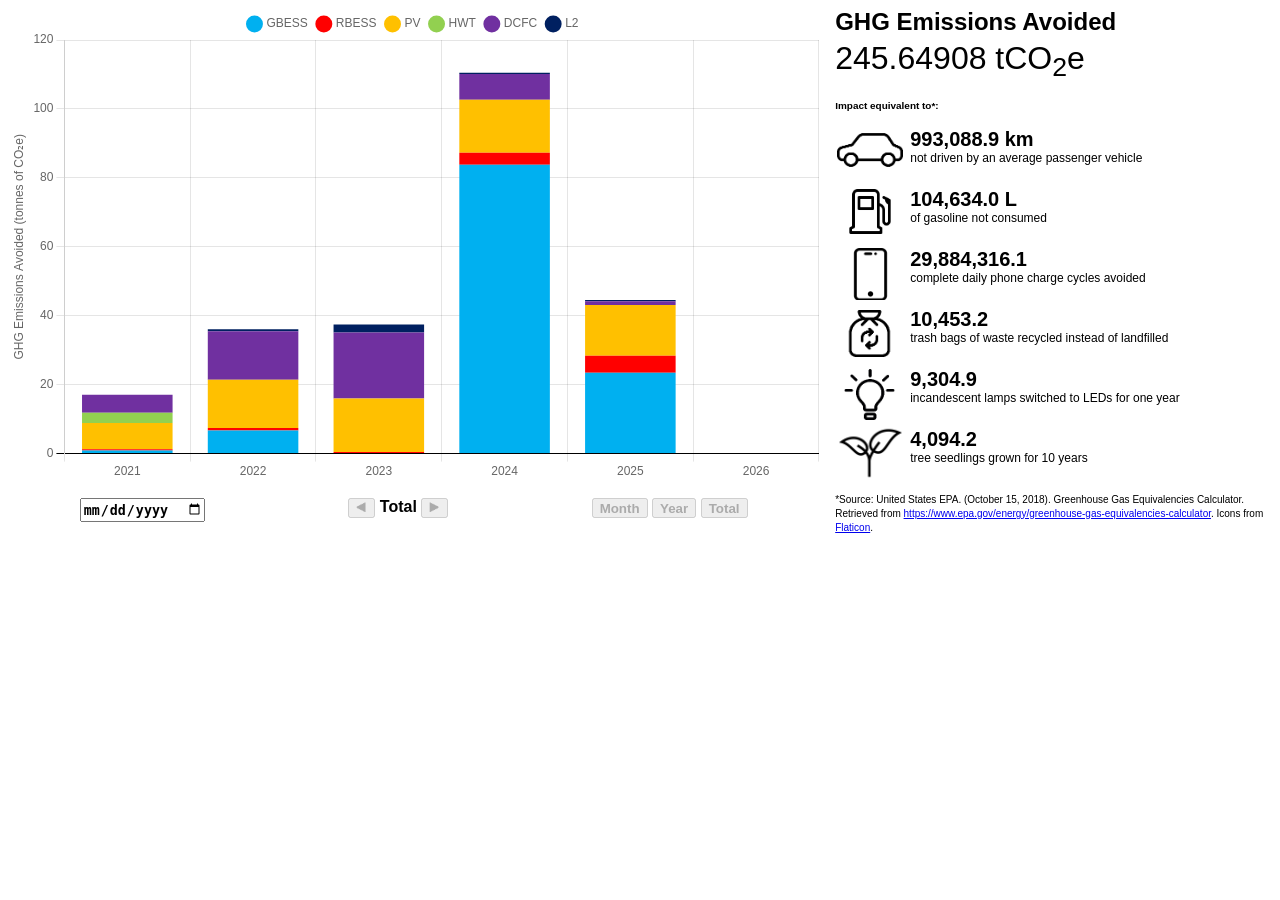
<file: index.html>
<!DOCTYPE html>
<html lang="en">
<head>
  <meta charset="UTF-8">
  <meta name="viewport" content="width=device-width, initial-scale=1.0">
  <title>GHG Dashboard | SPEEDIER</title>
  <link href="css/styles.css" rel="stylesheet" />
  <script src="js/chart.umd.min.js"></script>
  <script src="js/chartjs-adapter-date-fns.bundle.min.js"></script>
  <script src="js/speedier.js" defer></script>
  <link rel="icon" href="images/cropped-s-mark-web-32x32.png" sizes="32x32">
</head>
<body>

  <div id="ghgDashboard">
    <!-- Chart Panel -->
    <section id="chartPanel">
      <h3>SPEEDIER GHG Emissions Avoided</h3>
      <div id="chartContainer">
        <canvas id="myChart"></canvas>
      </div>
      <!-- Date Controls -->
      <div id="dateControls">
        <div id="datePicker">
          <input type="date" id="date">
        </div>
        <div id="prevNextButtons">
          <button id="prev">&#x2BC7;</button> 
          <span id="prevNextLabel"></span> 
          <button id="next">&#x2BC8;</button>
        </div>
        <!-- Empty DIV to output variables for debugging -->
        <div id="diagnostics" style="display: none;"></div>
        <div id="dateButtons">
          <button id="day" style="display: none;">Day</button> <button id="month">Month</button> <button id="year">Year</button> <button id="total">Total</button>
        </div>
      </div><!-- #date-controls -->
      <!-- Chart Error Message Overlay -->
      <div id="chartMessage" class="chartMessageOverlay">
        <div class="messageContentWrapper">
            <p id="messageText"></p>
            <button id="messageOkBtn">OK</button>
        </div>
      </div>
    </section><!-- #chartContainer -->

    <!-- GHG Equivalents Info Panel -->
    <section id="ghgEquivalents">
      <h3>GHG Equivalents Information</h3>
      <h4>GHG Emissions Avoided</h4>
      <data value="">No data</data>
      <h5>Impact equivalent to*:</h5>
      <ul>
        <li>
          <data value="">No data</data>
          <p>not driven by an average passenger vehicle</p>
        </li>
        <li>
          <data value="">No data</data>
          <p>of gasoline not consumed</p>
        </li>
        <li>
          <data value="">No data</data>
          <p>complete daily phone charge cycles avoided</p>
        </li>
        <li>
          <data value="">No data</data>
          <p>trash bags of waste recycled instead of landfilled</p>
        </li>
        <li>
          <data value="">No data</data>
          <p>incandescent lamps switched to LEDs for one year</p>
        </li>
        <li>
          <data value="">No data</data>
          <p>tree seedlings grown for 10 years</p>
        </li>
      </ul>
      <p><small>*Source: United States EPA. (October 15, 2018). Greenhouse Gas Equivalencies Calculator. Retrieved from <a href="https://www.epa.gov/energy/greenhouse-gas-equivalencies-calculator" rel="external">https://www.epa.gov/energy/greenhouse-gas-equivalencies-calculator</a>. Icons from <a href="https://www.flaticon.com" rel="external">Flaticon</a>.</small></p>
    </section><!-- #ghg-equivalents -->
  </div><!-- #ghgDashboard -->
  <!-- <a href="https://www.flaticon.com/free-icons/car" title="car icons">Car icons created by Kiranshastry - Flaticon</a> -->

</body>
</html>
</file>
<file: css/styles.css>
@charset "utf-8";

:root {
    font-family: sans-serif;
}


/* Chart (Graph) Panel */

#chartPanel {
    position: relative; /* for the error message overlay */

}
#chartPanel h3 {
    display: none;
}
#chartContainer {
    height: 75%;
}


/* Date Controls */

#dateControls {
    margin-top: 1rem;
    display: flex;
    justify-content: space-around;
    font-weight: bold;
}
button, input {
    font-weight: bold;
    height: 1.25rem;
}
#prevNextButtons button {
    font-size: 0.7rem;
    height: 1.25rem;
}


/* GHG Equivalents Info Panel */

#ghgEquivalents {
    font-size: 0.75rem;
}
#ghgEquivalents h3 {
    display: none;
}
#ghgEquivalents h4 {
    font-size: 1.5rem;
    margin-bottom: 0.25rem;
}
#ghgEquivalents > data {
    font-size: 2rem;
}
#ghgEquivalents ul {
    list-style-type: none;
    padding: 0;
}
#ghgEquivalents li {
    padding-left: 75px;
    min-height: 52px;
    margin-bottom: 0.5rem;
}
#ghgEquivalents li data {
    font-size: 1.25rem;
    display: block;
    font-weight: bold;
}
#ghgEquivalents li p {
    margin-top: 0;
}
#ghgEquivalents li:nth-of-type(1) {
    background-image: url("../images/car.png");
    background-repeat: no-repeat;
}
#ghgEquivalents li:nth-of-type(2) {
    background-image: url("../images/gas-pump.png");
    background-repeat: no-repeat;
}
#ghgEquivalents li:nth-of-type(3) {
    background-image: url("../images/phone.png");
    background-repeat: no-repeat;
}
#ghgEquivalents li:nth-of-type(4) {
    background-image: url("../images/trash.png");
    background-repeat: no-repeat;
}
#ghgEquivalents li:nth-of-type(5) {
    background-image: url("../images/led.png");
    background-repeat: no-repeat;
}
#ghgEquivalents li:nth-of-type(6) {
    background-image: url("../images/tree.png");
    background-repeat: no-repeat;
}


/* Chart Error Message Overlay */

.chartMessageOverlay {
    position: absolute;
    top: 0;
    left: 0;
    width: 100%;
    height: 100%;
    background-color: rgba(255, 255, 255, 0.9);
    display: flex;
    justify-content: center;
    align-items: center;
    text-align: center;
    font-size: 1rem;
    font-weight: normal;
    color: black;
    z-index: 10;
    opacity: 0;
    visibility: hidden;
    transition: opacity 0.3s ease, visibility 0.3s ease;
}

.chartMessageOverlay.show {
    opacity: 1;
    visibility: visible;
}

.messageContentWrapper {
    padding: 2rem;
    border-radius: 0.5rem;
    background-color: white;
    box-shadow: 0 4px 10px rgba(0,0,0,0.2);
    max-width: 80%; /* Prevent wrapper from being too wide */
}

#messageOkBtn {
    width: auto;
    height: auto;
    padding: 0.2rem 0.5rem;
    font-size: 1rem;
    cursor: pointer;
    background-color: #007bff;
    color: white;
    border: none;
    border-radius: 0.3rem;
}

#messageOkBtn:hover {
    background-color: #0056b3;
}


/* GHG Dashboard Responsive Layout */

@media screen and (width >= 768px), (orientation: landscape) {
    #ghgDashboard {
        display: flex;
        flex-wrap: nowrap;
        flex-direction: row;
    }
    #chartPanel {
        width: 65%;
        display: flex;
        flex-direction: column;
    }
    #chartContainer {
        flex-basis: auto;
        flex-grow: 3;
    }
    #dateControls {
        flex-basis: auto;
        flex-grow: 1;
    }
    #ghgEquivalents {
        width: 35%;
        padding-left: 1rem;
    }
    #ghgEquivalents h4 {
        margin-top: 0;
    }
}
</file>
